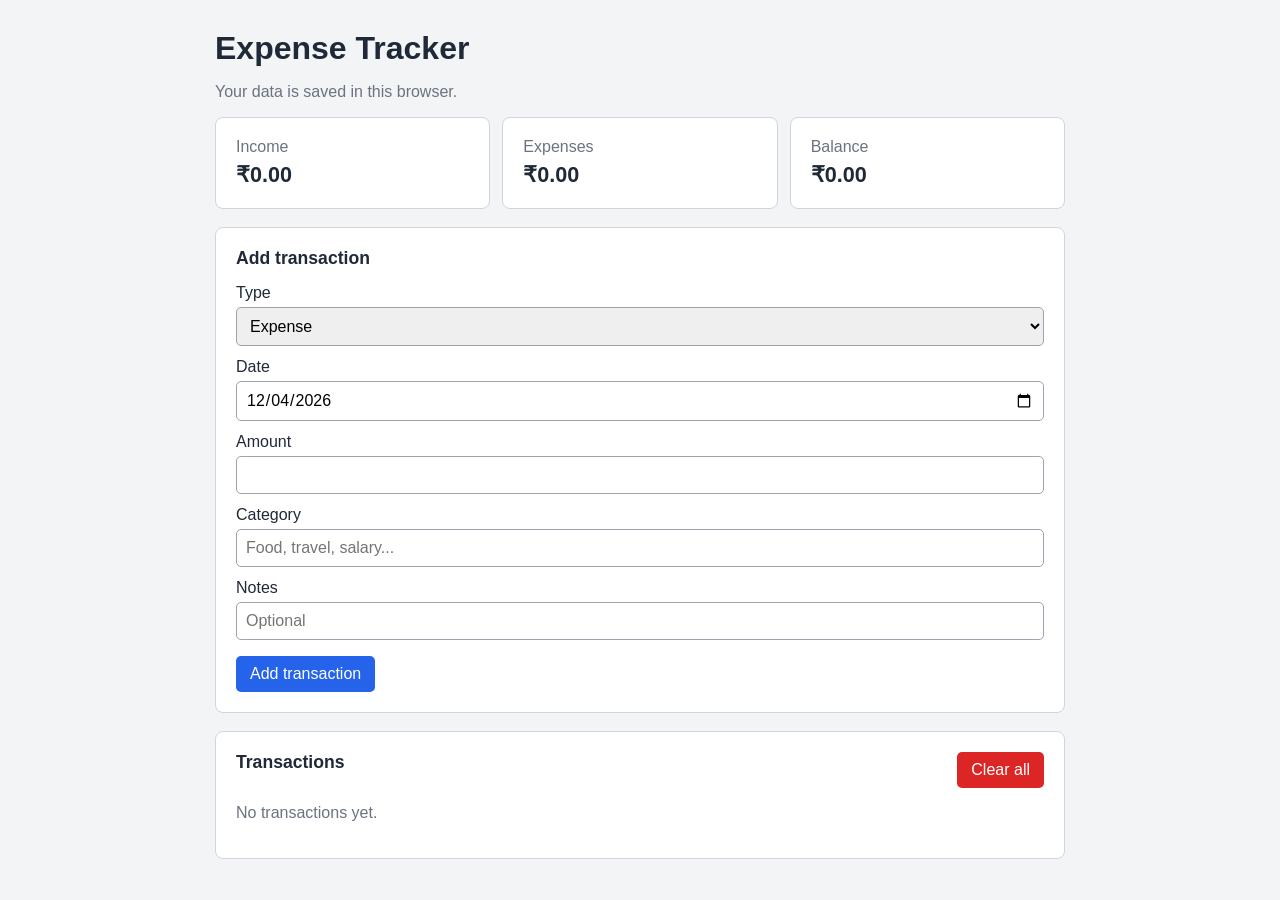
<file: index.html>
<!doctype html>
<html lang="en">
<head>
  <meta charset="utf-8">
  <meta name="viewport" content="width=device-width, initial-scale=1">
  <title>Expense Tracker</title>
  <link rel="stylesheet" href="style.css">
</head>
<body>
  <main>
    <h1>Expense Tracker</h1>
    <p class="hint">Your data is saved in this browser.</p>

    <section class="totals">
      <div><span>Income</span><strong id="income-total">₹0.00</strong></div>
      <div><span>Expenses</span><strong id="expense-total">₹0.00</strong></div>
      <div><span>Balance</span><strong id="balance-total">₹0.00</strong></div>
    </section>

    <section class="card">
      <h2 id="form-title">Add transaction</h2>
      <form id="transaction-form">
        <input id="edit-id" type="hidden">
        <label for="type">Type</label>
        <select id="type"><option value="expense">Expense</option><option value="income">Income</option></select>

        <label for="date">Date</label>
        <input id="date" type="date" required>

        <label for="amount">Amount</label>
        <input id="amount" type="number" min="0.01" step="0.01" required>

        <label for="category">Category</label>
        <input id="category" placeholder="Food, travel, salary..." required>

        <label for="notes">Notes</label>
        <input id="notes" placeholder="Optional">

        <button id="save-button" type="submit">Add transaction</button>
        <button id="cancel-button" class="secondary hidden" type="button">Cancel edit</button>
      </form>
    </section>

    <section class="card">
      <div class="table-title"><h2>Transactions</h2><button id="clear-button" class="danger" type="button">Clear all</button></div>
      <p id="empty-message" class="hint">No transactions yet.</p>
      <div class="table-wrap">
        <table id="transactions-table">
          <thead><tr><th>Date</th><th>Type</th><th>Category</th><th>Amount</th><th>Notes</th><th></th></tr></thead>
          <tbody></tbody>
        </table>
      </div>
    </section>
  </main>
  <script src="app.js"></script>
</body>
</html>
</file>
<file: style.css>
* { box-sizing: border-box; }

body {
  margin: 0;
  background: #f3f4f6;
  color: #1f2937;
  font-family: Arial, sans-serif;
}

main {
  width: min(850px, calc(100% - 32px));
  margin: 30px auto;
}

h1 { margin-bottom: 4px; }
h2 { margin-top: 0; font-size: 1.1rem; }
.hint { color: #6b7280; }

.card, .totals div {
  margin-top: 18px;
  padding: 20px;
  border: 1px solid #d1d5db;
  border-radius: 8px;
  background: white;
}

.totals {
  display: grid;
  grid-template-columns: repeat(3, 1fr);
  gap: 12px;
}

.totals div { margin-top: 0; }
.totals span { display: block; color: #6b7280; }
.totals strong { display: block; margin-top: 6px; font-size: 1.35rem; }

label { display: block; margin: 12px 0 5px; }
input, select, button { font: inherit; }
input, select { width: 100%; padding: 9px; border: 1px solid #9ca3af; border-radius: 5px; }

button {
  margin-top: 16px;
  padding: 9px 14px;
  border: 0;
  border-radius: 5px;
  background: #2563eb;
  color: white;
  cursor: pointer;
}

button:hover { background: #1d4ed8; }
.secondary { margin-left: 8px; background: #6b7280; }
.secondary:hover { background: #4b5563; }
.danger { margin-top: 0; background: #dc2626; }
.danger:hover { background: #b91c1c; }
.hidden { display: none; }

.table-title { display: flex; justify-content: space-between; align-items: center; gap: 10px; }
.table-wrap { overflow-x: auto; }
table { width: 100%; min-width: 620px; border-collapse: collapse; }
th, td { padding: 10px; border-bottom: 1px solid #e5e7eb; text-align: left; }
th { color: #6b7280; font-size: .8rem; }
td button { margin: 0 4px 0 0; padding: 5px 8px; font-size: .8rem; }

@media (max-width: 600px) {
  main { width: min(100% - 20px, 850px); margin: 15px auto; }
  .totals { grid-template-columns: 1fr; }
  .secondary { margin-left: 0; }
}
</file>
